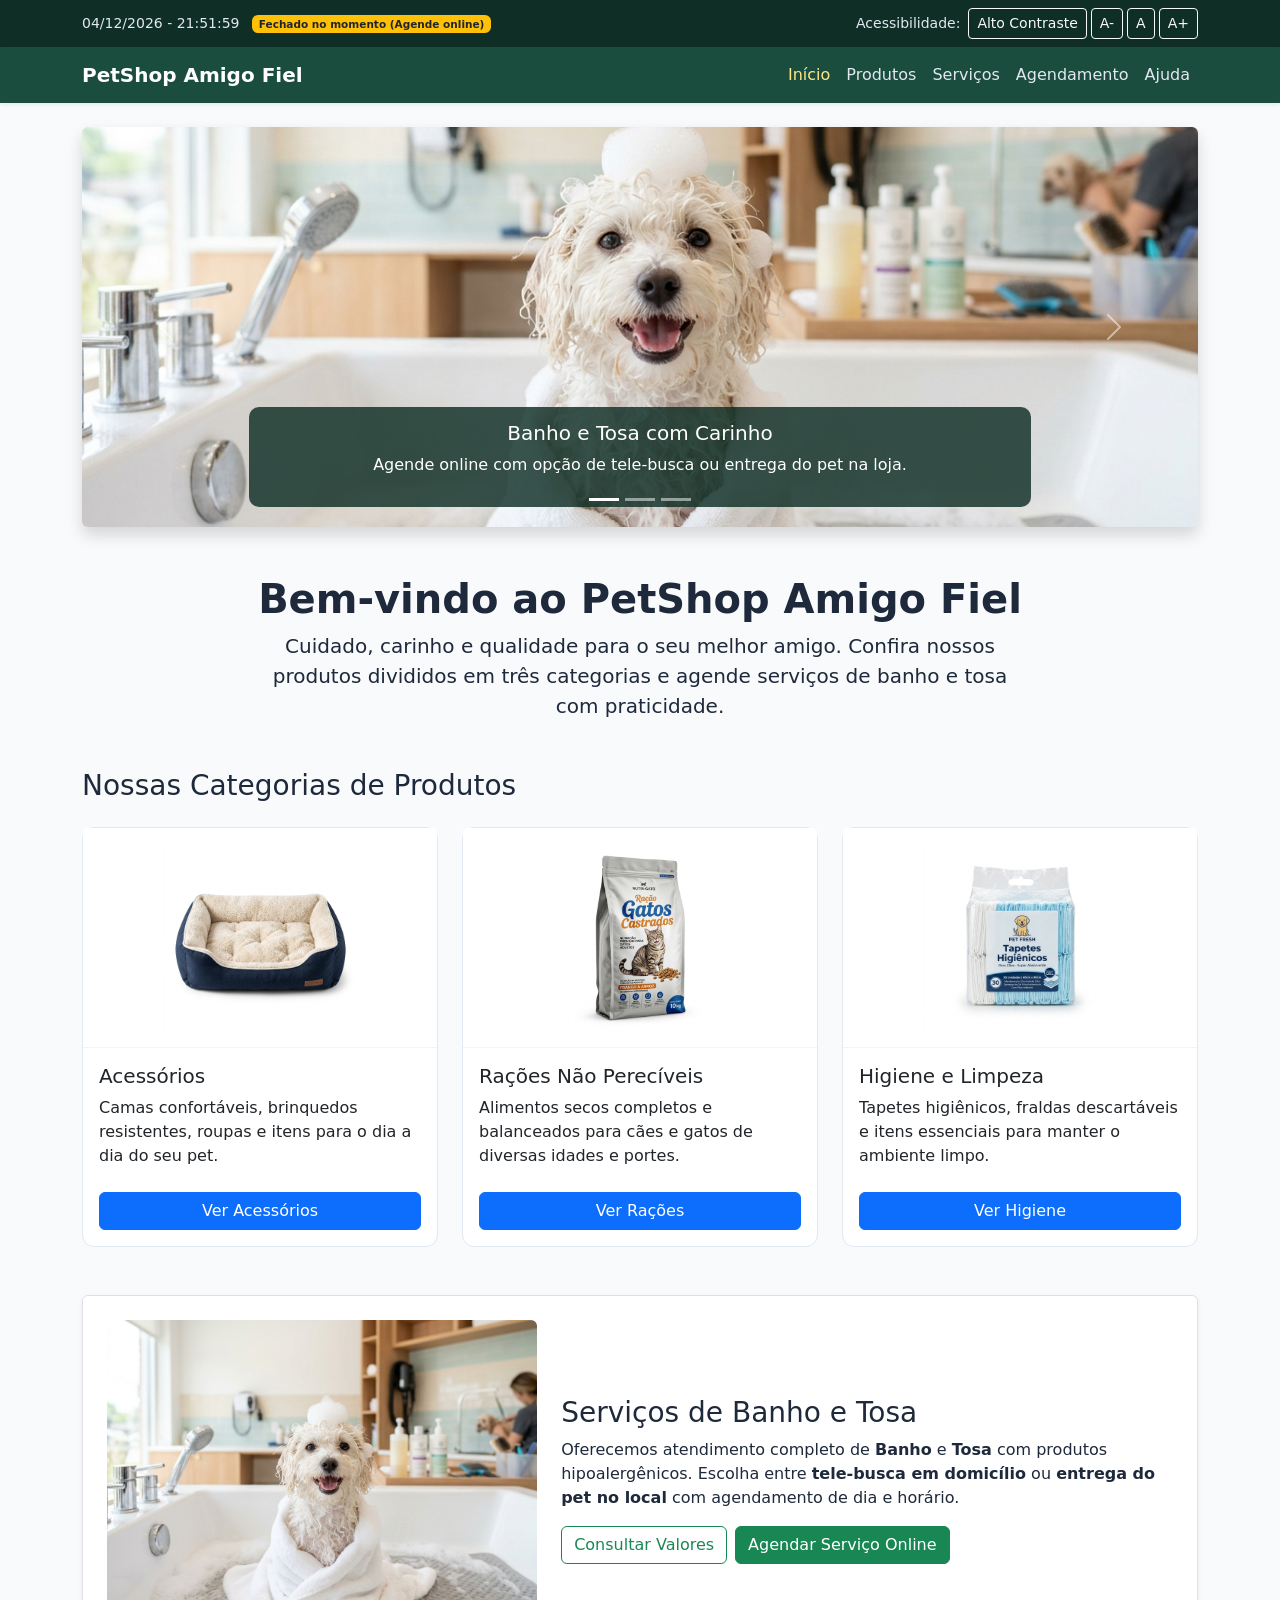
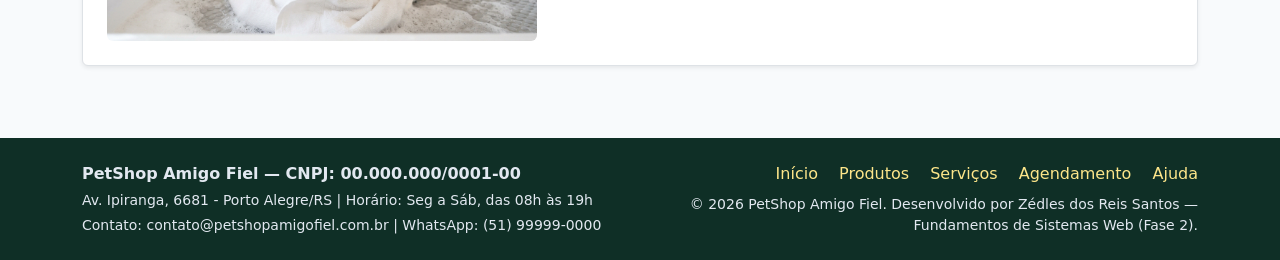
<file: index.html>
<!DOCTYPE html>
<html lang="pt-BR">
<head>
    <meta charset="UTF-8">
    <meta name="viewport" content="width=device-width, initial-scale=1.0">
    <title>PetShop Amigo Fiel - Início</title>
    <!-- Bootstrap 5 CSS via CDN -->
    <link href="https://cdn.jsdelivr.net/npm/bootstrap@5.3.3/dist/css/bootstrap.min.css" rel="stylesheet">
    <!-- Folha de estilos customizada -->
    <link rel="stylesheet" href="css/style.css">
</head>
<body>
    <!-- Link de acessibilidade para navegação por teclado -->
    <a href="#conteudo-principal" class="skip-link">Pular para o conteúdo principal</a>

    <!-- Barra superior: horário dinâmico (função temporal) e controles de acessibilidade -->
    <div class="top-info-bar py-2">
        <div class="container d-flex flex-wrap justify-content-between align-items-center gap-2">
            <div>
                <span id="relogio-loja" aria-live="polite">Carregando horário...</span>
                <span id="status-loja" class="badge bg-secondary ms-2">Verificando...</span>
            </div>
            <div class="d-flex align-items-center gap-1" role="region" aria-label="Controles de acessibilidade">
                <span class="me-1">Acessibilidade:</span>
                <button type="button" id="btn-contraste" class="btn btn-sm btn-outline-light">Alto Contraste</button>
                <button type="button" id="btn-fonte-menor" class="btn btn-sm btn-outline-light" aria-label="Diminuir fonte">A-</button>
                <button type="button" id="btn-fonte-padrao" class="btn btn-sm btn-outline-light" aria-label="Tamanho padrão da fonte">A</button>
                <button type="button" id="btn-fonte-maior" class="btn btn-sm btn-outline-light" aria-label="Aumentar fonte">A+</button>
            </div>
        </div>
    </div>

    <!-- Cabeçalho principal com menu de navegação Bootstrap -->
    <header>
        <nav class="navbar navbar-expand-lg navbar-dark navbar-petshop shadow-sm" aria-label="Menu principal">
            <div class="container">
                <a class="navbar-brand fw-bold" href="index.html">PetShop Amigo Fiel</a>
                <button class="navbar-toggler" type="button" data-bs-toggle="collapse" data-bs-target="#menuPrincipal" aria-controls="menuPrincipal" aria-expanded="false" aria-label="Alternar menu de navegação">
                    <span class="navbar-toggler-icon"></span>
                </button>
                <div class="collapse navbar-collapse" id="menuPrincipal">
                    <ul class="navbar-nav ms-auto mb-2 mb-lg-0">
                        <li class="nav-item"><a class="nav-link active" aria-current="page" href="index.html">Início</a></li>
                        <li class="nav-item"><a class="nav-link" href="produtos.html">Produtos</a></li>
                        <li class="nav-item"><a class="nav-link" href="servicos.html">Serviços</a></li>
                        <li class="nav-item"><a class="nav-link" href="agendamento.html">Agendamento</a></li>
                        <li class="nav-item"><a class="nav-link" href="ajuda.html">Ajuda</a></li>
                    </ul>
                </div>
            </div>
        </nav>
    </header>

    <!-- Conteúdo principal -->
    <main id="conteudo-principal" class="container my-4">
        <!-- Alerta exibido dinamicamente após 2 segundos via setTimeout -->
        <div id="aviso-temporal" class="alert alert-warning alert-dismissible fade show d-none" role="alert" aria-live="polite">
            <strong>Novidade da Fase 2:</strong> Agora você pode fazer seu cadastro e agendar banho ou tosa online com tele-busca!
            <a href="agendamento.html" class="alert-link">Agendar agora</a>.
            <button type="button" class="btn-close" data-bs-dismiss="alert" aria-label="Fechar aviso"></button>
        </div>

        <!-- Carrossel Bootstrap de destaques -->
        <section aria-label="Destaques do PetShop" class="mb-5">
            <div id="carouselPetshop" class="carousel slide carousel-petshop shadow rounded overflow-hidden" data-bs-ride="carousel">
                <div class="carousel-indicators">
                    <button type="button" data-bs-target="#carouselPetshop" data-bs-slide-to="0" class="active" aria-current="true" aria-label="Slide 1: Serviços de Banho e Tosa"></button>
                    <button type="button" data-bs-target="#carouselPetshop" data-bs-slide-to="1" aria-label="Slide 2: Acessórios e Camas"></button>
                    <button type="button" data-bs-target="#carouselPetshop" data-bs-slide-to="2" aria-label="Slide 3: Rações Não Perecíveis"></button>
                </div>
                <div class="carousel-inner">
                    <div class="carousel-item active">
                        <img src="imagens/banho_tosa.jpg" class="d-block w-100" alt="Cachorro pequeno feliz envolvido em toalha branca durante um banho de espuma em sala de estética animal">
                        <div class="carousel-caption d-none d-md-block carousel-caption-bg">
                            <h5>Banho e Tosa com Carinho</h5>
                            <p>Agende online com opção de tele-busca ou entrega do pet na loja.</p>
                        </div>
                    </div>
                    <div class="carousel-item">
                        <img src="imagens/cama_pet.jpg" class="d-block w-100" alt="Cama retangular acolchoada em tecido azul-marinho e almofada interna bege macia para cães e gatos">
                        <div class="carousel-caption d-none d-md-block carousel-caption-bg">
                            <h5>Conforto em Acessórios</h5>
                            <p>Camas macias e brinquedos resistentes para o bem-estar do seu pet.</p>
                        </div>
                    </div>
                    <div class="carousel-item">
                        <img src="imagens/racao_caes.jpg" class="d-block w-100" alt="Embalagem de 15 quilogramas de ração seca premium para cães adultos com ilustração de cachorro dourado">
                        <div class="carousel-caption d-none d-md-block carousel-caption-bg">
                            <h5>Nutrição Completa</h5>
                            <p>Rações secas não perecíveis selecionadas para cães e gatos.</p>
                        </div>
                    </div>
                </div>
                <button class="carousel-control-prev" type="button" data-bs-target="#carouselPetshop" data-bs-slide="prev">
                    <span class="carousel-control-prev-icon" aria-hidden="true"></span>
                    <span class="visually-hidden">Slide anterior</span>
                </button>
                <button class="carousel-control-next" type="button" data-bs-target="#carouselPetshop" data-bs-slide="next">
                    <span class="carousel-control-next-icon" aria-hidden="true"></span>
                    <span class="visually-hidden">Próximo slide</span>
                </button>
            </div>
        </section>

        <!-- Apresentação institucional -->
        <section class="mb-5 text-center">
            <h1 class="display-6 fw-bold">Bem-vindo ao PetShop Amigo Fiel</h1>
            <p class="lead mx-auto" style="max-width: 760px;">
                Cuidado, carinho e qualidade para o seu melhor amigo. Confira nossos produtos divididos em
                três categorias e agende serviços de banho e tosa com praticidade.
            </p>
        </section>

        <!-- Cards das 3 categorias de produtos -->
        <section class="mb-5">
            <h2 class="h3 mb-4">Nossas Categorias de Produtos</h2>
            <div class="row g-4">
                <div class="col-md-4">
                    <div class="card h-100 card-produto">
                        <img src="imagens/cama_pet.jpg" class="card-img-top" alt="Cama pet acolchoada azul e bege representando a categoria de acessórios">
                        <div class="card-body d-flex flex-column">
                            <h3 class="h5 card-title">Acessórios</h3>
                            <p class="card-text flex-grow-1">Camas confortáveis, brinquedos resistentes, roupas e itens para o dia a dia do seu pet.</p>
                            <a href="produtos.html#acessorios" class="btn btn-primary mt-2">Ver Acessórios</a>
                        </div>
                    </div>
                </div>
                <div class="col-md-4">
                    <div class="card h-100 card-produto">
                        <img src="imagens/racao_gatos.jpg" class="card-img-top" alt="Saco de ração seca de 10 kg para gatos castrados representando a categoria de rações não perecíveis">
                        <div class="card-body d-flex flex-column">
                            <h3 class="h5 card-title">Rações Não Perecíveis</h3>
                            <p class="card-text flex-grow-1">Alimentos secos completos e balanceados para cães e gatos de diversas idades e portes.</p>
                            <a href="produtos.html#racoes" class="btn btn-primary mt-2">Ver Rações</a>
                        </div>
                    </div>
                </div>
                <div class="col-md-4">
                    <div class="card h-100 card-produto">
                        <img src="imagens/tapete_higienico.jpg" class="card-img-top" alt="Pacote de tapetes higiênicos descartáveis representando a categoria de higiene e limpeza">
                        <div class="card-body d-flex flex-column">
                            <h3 class="h5 card-title">Higiene e Limpeza</h3>
                            <p class="card-text flex-grow-1">Tapetes higiênicos, fraldas descartáveis e itens essenciais para manter o ambiente limpo.</p>
                            <a href="produtos.html#higiene" class="btn btn-primary mt-2">Ver Higiene</a>
                        </div>
                    </div>
                </div>
            </div>
        </section>

        <!-- Chamada para serviços e agendamento -->
        <section class="p-4 bg-white rounded border shadow-sm">
            <div class="row align-items-center g-4">
                <div class="col-md-5">
                    <img src="imagens/banho_tosa.jpg" class="img-fluid rounded" alt="Cachorro feliz enrolado em toalha branca após banho no petshop">
                </div>
                <div class="col-md-7">
                    <h2 class="h3">Serviços de Banho e Tosa</h2>
                    <p>
                        Oferecemos atendimento completo de <strong>Banho</strong> e <strong>Tosa</strong> com
                        produtos hipoalergênicos. Escolha entre <strong>tele-busca em domicílio</strong> ou
                        <strong>entrega do pet no local</strong> com agendamento de dia e horário.
                    </p>
                    <div class="d-flex flex-wrap gap-2">
                        <a href="servicos.html" class="btn btn-outline-success">Consultar Valores</a>
                        <a href="agendamento.html" class="btn btn-success">Agendar Serviço Online</a>
                    </div>
                </div>
            </div>
        </section>
    </main>

    <!-- Rodapé padrão -->
    <footer class="footer-petshop py-4 mt-5">
        <div class="container">
            <div class="row g-3">
                <div class="col-md-6">
                    <p class="mb-1 fw-bold">PetShop Amigo Fiel — CNPJ: 00.000.000/0001-00</p>
                    <p class="mb-1 small">Av. Ipiranga, 6681 - Porto Alegre/RS | Horário: Seg a Sáb, das 08h às 19h</p>
                    <p class="mb-0 small">Contato: contato@petshopamigofiel.com.br | WhatsApp: (51) 99999-0000</p>
                </div>
                <div class="col-md-6 text-md-end">
                    <nav aria-label="Menu do rodapé" class="mb-2">
                        <a href="index.html" class="me-3">Início</a>
                        <a href="produtos.html" class="me-3">Produtos</a>
                        <a href="servicos.html" class="me-3">Serviços</a>
                        <a href="agendamento.html" class="me-3">Agendamento</a>
                        <a href="ajuda.html">Ajuda</a>
                    </nav>
                    <p class="mb-0 small">&copy; 2026 PetShop Amigo Fiel. Desenvolvido por Zédles dos Reis Santos — Fundamentos de Sistemas Web (Fase 2).</p>
                </div>
            </div>
        </div>
    </footer>

    <!-- Bootstrap 5 JS Bundle via CDN -->
    <script src="https://cdn.jsdelivr.net/npm/bootstrap@5.3.3/dist/js/bootstrap.bundle.min.js"></script>
    <!-- Script customizado -->
    <script src="js/script.js"></script>
</body>
</html>
</file>
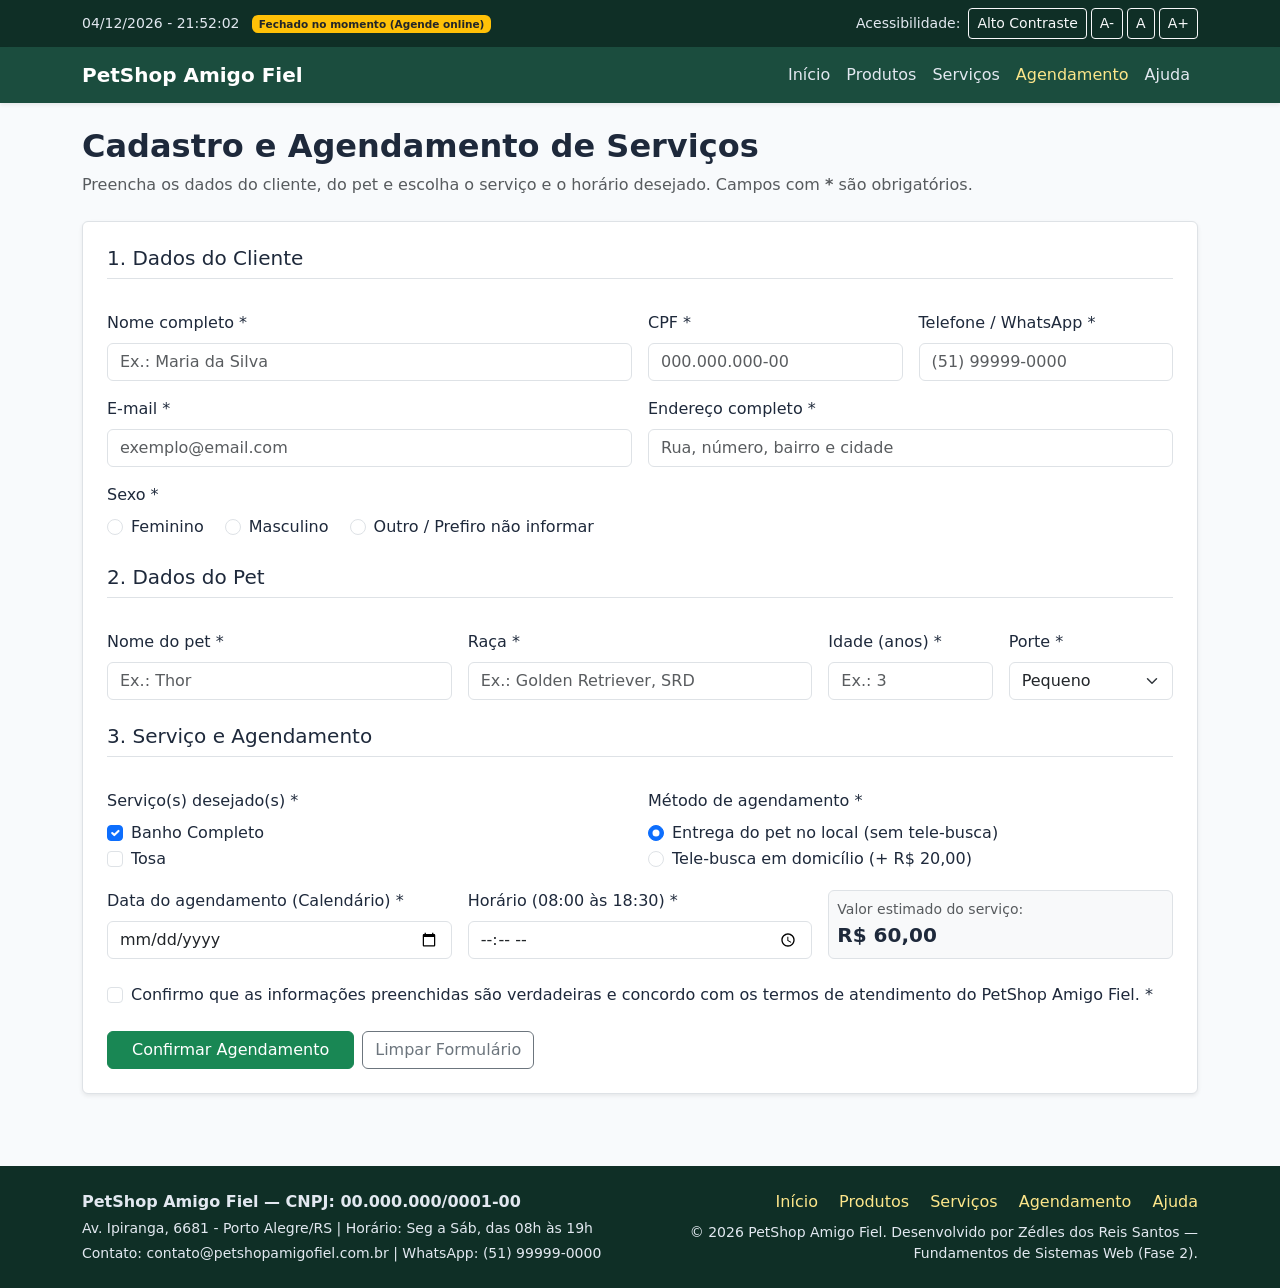
<file: agendamento.html>
<!DOCTYPE html>
<html lang="pt-BR">
<head>
    <meta charset="UTF-8">
    <meta name="viewport" content="width=device-width, initial-scale=1.0">
    <title>PetShop Amigo Fiel - Cadastro e Agendamento</title>
    <link href="https://cdn.jsdelivr.net/npm/bootstrap@5.3.3/dist/css/bootstrap.min.css" rel="stylesheet">
    <link rel="stylesheet" href="css/style.css">
</head>
<body>
    <a href="#conteudo-principal" class="skip-link">Pular para o conteúdo principal</a>

    <!-- Barra superior: horário dinâmico e acessibilidade -->
    <div class="top-info-bar py-2">
        <div class="container d-flex flex-wrap justify-content-between align-items-center gap-2">
            <div>
                <span id="relogio-loja" aria-live="polite">Carregando horário...</span>
                <span id="status-loja" class="badge bg-secondary ms-2">Verificando...</span>
            </div>
            <div class="d-flex align-items-center gap-1" role="region" aria-label="Controles de acessibilidade">
                <span class="me-1">Acessibilidade:</span>
                <button type="button" id="btn-contraste" class="btn btn-sm btn-outline-light">Alto Contraste</button>
                <button type="button" id="btn-fonte-menor" class="btn btn-sm btn-outline-light" aria-label="Diminuir fonte">A-</button>
                <button type="button" id="btn-fonte-padrao" class="btn btn-sm btn-outline-light" aria-label="Tamanho padrão da fonte">A</button>
                <button type="button" id="btn-fonte-maior" class="btn btn-sm btn-outline-light" aria-label="Aumentar fonte">A+</button>
            </div>
        </div>
    </div>

    <header>
        <nav class="navbar navbar-expand-lg navbar-dark navbar-petshop shadow-sm" aria-label="Menu principal">
            <div class="container">
                <a class="navbar-brand fw-bold" href="index.html">PetShop Amigo Fiel</a>
                <button class="navbar-toggler" type="button" data-bs-toggle="collapse" data-bs-target="#menuPrincipal" aria-controls="menuPrincipal" aria-expanded="false" aria-label="Alternar menu de navegação">
                    <span class="navbar-toggler-icon"></span>
                </button>
                <div class="collapse navbar-collapse" id="menuPrincipal">
                    <ul class="navbar-nav ms-auto mb-2 mb-lg-0">
                        <li class="nav-item"><a class="nav-link" href="index.html">Início</a></li>
                        <li class="nav-item"><a class="nav-link" href="produtos.html">Produtos</a></li>
                        <li class="nav-item"><a class="nav-link" href="servicos.html">Serviços</a></li>
                        <li class="nav-item"><a class="nav-link active" aria-current="page" href="agendamento.html">Agendamento</a></li>
                        <li class="nav-item"><a class="nav-link" href="ajuda.html">Ajuda</a></li>
                    </ul>
                </div>
            </div>
        </nav>
    </header>

    <main id="conteudo-principal" class="container my-4">
        <h1 class="h2 fw-bold mb-2">Cadastro e Agendamento de Serviços</h1>
        <p class="text-muted mb-4">Preencha os dados do cliente, do pet e escolha o serviço e o horário desejado. Campos com <strong>*</strong> são obrigatórios.</p>

        <form id="form-agendamento" class="bg-white p-4 rounded border shadow-sm">
            <!-- Seção 1: Dados do Cliente -->
            <fieldset class="mb-4">
                <legend class="h5 border-bottom pb-2 mb-3">1. Dados do Cliente</legend>
                <div class="row g-3">
                    <div class="col-md-6">
                        <label for="cliente-nome" class="form-label">Nome completo *</label>
                        <input type="text" class="form-control" id="cliente-nome" name="cliente-nome" placeholder="Ex.: Maria da Silva" required>
                    </div>
                    <div class="col-md-3">
                        <label for="cliente-cpf" class="form-label">CPF *</label>
                        <input type="text" class="form-control" id="cliente-cpf" name="cliente-cpf" placeholder="000.000.000-00" maxlength="14" required>
                    </div>
                    <div class="col-md-3">
                        <label for="cliente-telefone" class="form-label">Telefone / WhatsApp *</label>
                        <input type="tel" class="form-control" id="cliente-telefone" name="cliente-telefone" placeholder="(51) 99999-0000" maxlength="15" required>
                    </div>
                    <div class="col-md-6">
                        <label for="cliente-email" class="form-label">E-mail *</label>
                        <input type="email" class="form-control" id="cliente-email" name="cliente-email" placeholder="exemplo@email.com" required>
                    </div>
                    <div class="col-md-6">
                        <label for="cliente-endereco" class="form-label">Endereço completo *</label>
                        <input type="text" class="form-control" id="cliente-endereco" name="cliente-endereco" placeholder="Rua, número, bairro e cidade" required>
                    </div>
                    <div class="col-12">
                        <span class="form-label d-block">Sexo *</span>
                        <div class="form-check form-check-inline">
                            <input class="form-check-input" type="radio" name="cliente-sexo" id="sexo-fem" value="Feminino" required>
                            <label class="form-check-label" for="sexo-fem">Feminino</label>
                        </div>
                        <div class="form-check form-check-inline">
                            <input class="form-check-input" type="radio" name="cliente-sexo" id="sexo-masc" value="Masculino" required>
                            <label class="form-check-label" for="sexo-masc">Masculino</label>
                        </div>
                        <div class="form-check form-check-inline">
                            <input class="form-check-input" type="radio" name="cliente-sexo" id="sexo-outro" value="Outro" required>
                            <label class="form-check-label" for="sexo-outro">Outro / Prefiro não informar</label>
                        </div>
                    </div>
                </div>
            </fieldset>

            <!-- Seção 2: Dados do Pet -->
            <fieldset class="mb-4">
                <legend class="h5 border-bottom pb-2 mb-3">2. Dados do Pet</legend>
                <div class="row g-3">
                    <div class="col-md-4">
                        <label for="pet-nome" class="form-label">Nome do pet *</label>
                        <input type="text" class="form-control" id="pet-nome" name="pet-nome" placeholder="Ex.: Thor" required>
                    </div>
                    <div class="col-md-4">
                        <label for="pet-raca" class="form-label">Raça *</label>
                        <input type="text" class="form-control" id="pet-raca" name="pet-raca" placeholder="Ex.: Golden Retriever, SRD" required>
                    </div>
                    <div class="col-md-2">
                        <label for="pet-idade" class="form-label">Idade (anos) *</label>
                        <input type="number" class="form-control" id="pet-idade" name="pet-idade" min="0" max="30" placeholder="Ex.: 3" required>
                    </div>
                    <div class="col-md-2">
                        <label for="pet-porte" class="form-label">Porte *</label>
                        <select class="form-select" id="pet-porte" name="pet-porte" required>
                            <option value="pequeno">Pequeno</option>
                            <option value="medio_grande">Médio / Grande</option>
                        </select>
                    </div>
                </div>
            </fieldset>

            <!-- Seção 3: Serviço, Método e Calendário de Agendamento -->
            <fieldset class="mb-4">
                <legend class="h5 border-bottom pb-2 mb-3">3. Serviço e Agendamento</legend>
                <div class="row g-3">
                    <div class="col-md-6">
                        <span class="form-label d-block">Serviço(s) desejado(s) *</span>
                        <div class="form-check">
                            <input class="form-check-input" type="checkbox" id="servico-banho" name="servicos" value="banho" checked>
                            <label class="form-check-label" for="servico-banho">Banho Completo</label>
                        </div>
                        <div class="form-check">
                            <input class="form-check-input" type="checkbox" id="servico-tosa" name="servicos" value="tosa">
                            <label class="form-check-label" for="servico-tosa">Tosa</label>
                        </div>
                    </div>

                    <div class="col-md-6">
                        <span class="form-label d-block">Método de agendamento *</span>
                        <div class="form-check">
                            <input class="form-check-input" type="radio" name="metodo-atendimento" id="metodo-local" value="local" checked required>
                            <label class="form-check-label" for="metodo-local">Entrega do pet no local (sem tele-busca)</label>
                        </div>
                        <div class="form-check">
                            <input class="form-check-input" type="radio" name="metodo-atendimento" id="metodo-telebusca" value="tele-busca" required>
                            <label class="form-check-label" for="metodo-telebusca">Tele-busca em domicílio (+ R$ 20,00)</label>
                        </div>
                    </div>

                    <div class="col-md-4">
                        <label for="data-agendamento" class="form-label">Data do agendamento (Calendário) *</label>
                        <input type="date" class="form-control" id="data-agendamento" name="data-agendamento" required>
                    </div>
                    <div class="col-md-4">
                        <label for="hora-agendamento" class="form-label">Horário (08:00 às 18:30) *</label>
                        <input type="time" class="form-control" id="hora-agendamento" name="hora-agendamento" min="08:00" max="18:30" required>
                    </div>
                    <div class="col-md-4 d-flex align-items-end">
                        <div class="p-2 bg-light border rounded w-100">
                            <span class="small d-block text-muted">Valor estimado do serviço:</span>
                            <strong id="valor-estimado" class="fs-5">R$ 60,00</strong>
                        </div>
                    </div>
                </div>
            </fieldset>

            <!-- Termos e envio -->
            <div class="form-check mb-4">
                <input class="form-check-input" type="checkbox" id="aceite-termos" required>
                <label class="form-check-label" for="aceite-termos">
                    Confirmo que as informações preenchidas são verdadeiras e concordo com os termos de atendimento do PetShop Amigo Fiel. *
                </label>
            </div>

            <div class="d-flex flex-wrap gap-2">
                <button type="submit" class="btn btn-success px-4">Confirmar Agendamento</button>
                <button type="reset" class="btn btn-outline-secondary">Limpar Formulário</button>
            </div>
        </form>

        <!-- Área dinâmica de confirmação do agendamento -->
        <div id="resumo-agendamento"></div>
    </main>

    <footer class="footer-petshop py-4 mt-5">
        <div class="container">
            <div class="row g-3">
                <div class="col-md-6">
                    <p class="mb-1 fw-bold">PetShop Amigo Fiel — CNPJ: 00.000.000/0001-00</p>
                    <p class="mb-1 small">Av. Ipiranga, 6681 - Porto Alegre/RS | Horário: Seg a Sáb, das 08h às 19h</p>
                    <p class="mb-0 small">Contato: contato@petshopamigofiel.com.br | WhatsApp: (51) 99999-0000</p>
                </div>
                <div class="col-md-6 text-md-end">
                    <nav aria-label="Menu do rodapé" class="mb-2">
                        <a href="index.html" class="me-3">Início</a>
                        <a href="produtos.html" class="me-3">Produtos</a>
                        <a href="servicos.html" class="me-3">Serviços</a>
                        <a href="agendamento.html" class="me-3">Agendamento</a>
                        <a href="ajuda.html">Ajuda</a>
                    </nav>
                    <p class="mb-0 small">&copy; 2026 PetShop Amigo Fiel. Desenvolvido por Zédles dos Reis Santos — Fundamentos de Sistemas Web (Fase 2).</p>
                </div>
            </div>
        </div>
    </footer>

    <script src="https://cdn.jsdelivr.net/npm/bootstrap@5.3.3/dist/js/bootstrap.bundle.min.js"></script>
    <script src="js/script.js"></script>
</body>
</html>
</file>
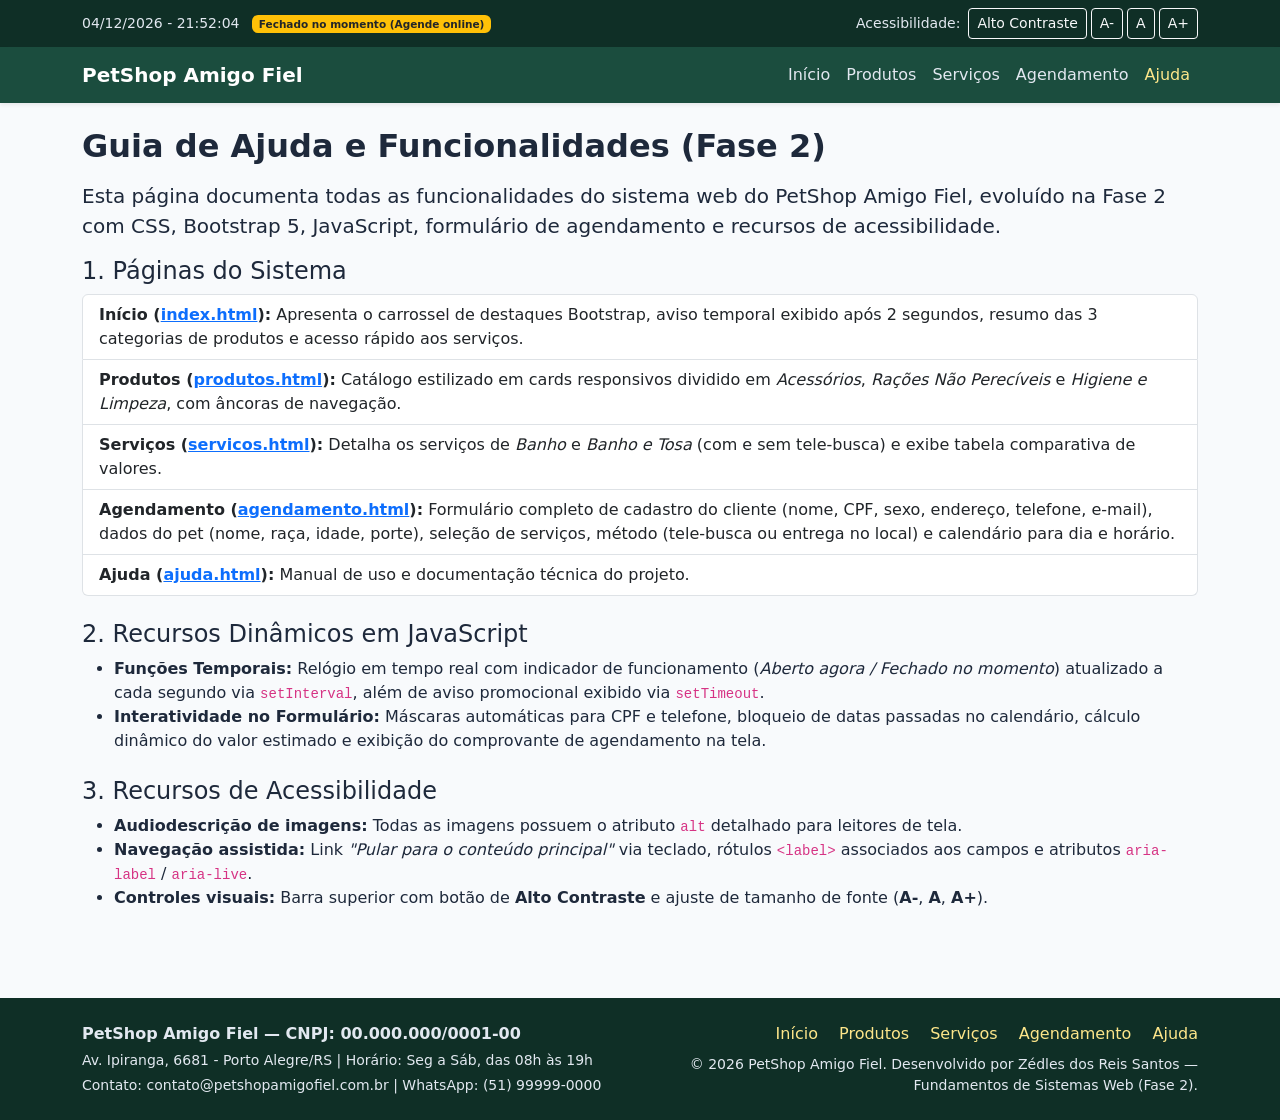
<file: ajuda.html>
<!DOCTYPE html>
<html lang="pt-BR">
<head>
    <meta charset="UTF-8">
    <meta name="viewport" content="width=device-width, initial-scale=1.0">
    <title>PetShop Amigo Fiel - Ajuda</title>
    <link href="https://cdn.jsdelivr.net/npm/bootstrap@5.3.3/dist/css/bootstrap.min.css" rel="stylesheet">
    <link rel="stylesheet" href="css/style.css">
</head>
<body>
    <a href="#conteudo-principal" class="skip-link">Pular para o conteúdo principal</a>

    <div class="top-info-bar py-2">
        <div class="container d-flex flex-wrap justify-content-between align-items-center gap-2">
            <div>
                <span id="relogio-loja" aria-live="polite">Carregando horário...</span>
                <span id="status-loja" class="badge bg-secondary ms-2">Verificando...</span>
            </div>
            <div class="d-flex align-items-center gap-1" role="region" aria-label="Controles de acessibilidade">
                <span class="me-1">Acessibilidade:</span>
                <button type="button" id="btn-contraste" class="btn btn-sm btn-outline-light">Alto Contraste</button>
                <button type="button" id="btn-fonte-menor" class="btn btn-sm btn-outline-light" aria-label="Diminuir fonte">A-</button>
                <button type="button" id="btn-fonte-padrao" class="btn btn-sm btn-outline-light" aria-label="Tamanho padrão da fonte">A</button>
                <button type="button" id="btn-fonte-maior" class="btn btn-sm btn-outline-light" aria-label="Aumentar fonte">A+</button>
            </div>
        </div>
    </div>

    <header>
        <nav class="navbar navbar-expand-lg navbar-dark navbar-petshop shadow-sm" aria-label="Menu principal">
            <div class="container">
                <a class="navbar-brand fw-bold" href="index.html">PetShop Amigo Fiel</a>
                <button class="navbar-toggler" type="button" data-bs-toggle="collapse" data-bs-target="#menuPrincipal" aria-controls="menuPrincipal" aria-expanded="false" aria-label="Alternar menu de navegação">
                    <span class="navbar-toggler-icon"></span>
                </button>
                <div class="collapse navbar-collapse" id="menuPrincipal">
                    <ul class="navbar-nav ms-auto mb-2 mb-lg-0">
                        <li class="nav-item"><a class="nav-link" href="index.html">Início</a></li>
                        <li class="nav-item"><a class="nav-link" href="produtos.html">Produtos</a></li>
                        <li class="nav-item"><a class="nav-link" href="servicos.html">Serviços</a></li>
                        <li class="nav-item"><a class="nav-link" href="agendamento.html">Agendamento</a></li>
                        <li class="nav-item"><a class="nav-link active" aria-current="page" href="ajuda.html">Ajuda</a></li>
                    </ul>
                </div>
            </div>
        </nav>
    </header>

    <main id="conteudo-principal" class="container my-4">
        <h1 class="h2 fw-bold mb-3">Guia de Ajuda e Funcionalidades (Fase 2)</h1>
        <p class="lead">
            Esta página documenta todas as funcionalidades do sistema web do <strong>PetShop Amigo Fiel</strong>,
            evoluído na Fase 2 com CSS, Bootstrap 5, JavaScript, formulário de agendamento e recursos de acessibilidade.
        </p>

        <section class="mb-4">
            <h2 class="h4">1. Páginas do Sistema</h2>
            <ul class="list-group">
                <li class="list-group-item"><strong>Início (<a href="index.html">index.html</a>):</strong> Apresenta o carrossel de destaques Bootstrap, aviso temporal exibido após 2 segundos, resumo das 3 categorias de produtos e acesso rápido aos serviços.</li>
                <li class="list-group-item"><strong>Produtos (<a href="produtos.html">produtos.html</a>):</strong> Catálogo estilizado em cards responsivos dividido em <em>Acessórios</em>, <em>Rações Não Perecíveis</em> e <em>Higiene e Limpeza</em>, com âncoras de navegação.</li>
                <li class="list-group-item"><strong>Serviços (<a href="servicos.html">servicos.html</a>):</strong> Detalha os serviços de <em>Banho</em> e <em>Banho e Tosa</em> (com e sem tele-busca) e exibe tabela comparativa de valores.</li>
                <li class="list-group-item"><strong>Agendamento (<a href="agendamento.html">agendamento.html</a>):</strong> Formulário completo de cadastro do cliente (nome, CPF, sexo, endereço, telefone, e-mail), dados do pet (nome, raça, idade, porte), seleção de serviços, método (tele-busca ou entrega no local) e calendário para dia e horário.</li>
                <li class="list-group-item"><strong>Ajuda (<a href="ajuda.html">ajuda.html</a>):</strong> Manual de uso e documentação técnica do projeto.</li>
            </ul>
        </section>

        <section class="mb-4">
            <h2 class="h4">2. Recursos Dinâmicos em JavaScript</h2>
            <ul>
                <li><strong>Funções Temporais:</strong> Relógio em tempo real com indicador de funcionamento (<em>Aberto agora / Fechado no momento</em>) atualizado a cada segundo via <code>setInterval</code>, além de aviso promocional exibido via <code>setTimeout</code>.</li>
                <li><strong>Interatividade no Formulário:</strong> Máscaras automáticas para CPF e telefone, bloqueio de datas passadas no calendário, cálculo dinâmico do valor estimado e exibição do comprovante de agendamento na tela.</li>
            </ul>
        </section>

        <section>
            <h2 class="h4">3. Recursos de Acessibilidade</h2>
            <ul>
                <li><strong>Audiodescrição de imagens:</strong> Todas as imagens possuem o atributo <code>alt</code> detalhado para leitores de tela.</li>
                <li><strong>Navegação assistida:</strong> Link <em>"Pular para o conteúdo principal"</em> via teclado, rótulos <code>&lt;label&gt;</code> associados aos campos e atributos <code>aria-label</code> / <code>aria-live</code>.</li>
                <li><strong>Controles visuais:</strong> Barra superior com botão de <strong>Alto Contraste</strong> e ajuste de tamanho de fonte (<strong>A-</strong>, <strong>A</strong>, <strong>A+</strong>).</li>
            </ul>
        </section>
    </main>

    <footer class="footer-petshop py-4 mt-5">
        <div class="container">
            <div class="row g-3">
                <div class="col-md-6">
                    <p class="mb-1 fw-bold">PetShop Amigo Fiel — CNPJ: 00.000.000/0001-00</p>
                    <p class="mb-1 small">Av. Ipiranga, 6681 - Porto Alegre/RS | Horário: Seg a Sáb, das 08h às 19h</p>
                    <p class="mb-0 small">Contato: contato@petshopamigofiel.com.br | WhatsApp: (51) 99999-0000</p>
                </div>
                <div class="col-md-6 text-md-end">
                    <nav aria-label="Menu do rodapé" class="mb-2">
                        <a href="index.html" class="me-3">Início</a>
                        <a href="produtos.html" class="me-3">Produtos</a>
                        <a href="servicos.html" class="me-3">Serviços</a>
                        <a href="agendamento.html" class="me-3">Agendamento</a>
                        <a href="ajuda.html">Ajuda</a>
                    </nav>
                    <p class="mb-0 small">&copy; 2026 PetShop Amigo Fiel. Desenvolvido por Zédles dos Reis Santos — Fundamentos de Sistemas Web (Fase 2).</p>
                </div>
            </div>
        </div>
    </footer>

    <script src="https://cdn.jsdelivr.net/npm/bootstrap@5.3.3/dist/js/bootstrap.bundle.min.js"></script>
    <script src="js/script.js"></script>
</body>
</html>
</file>
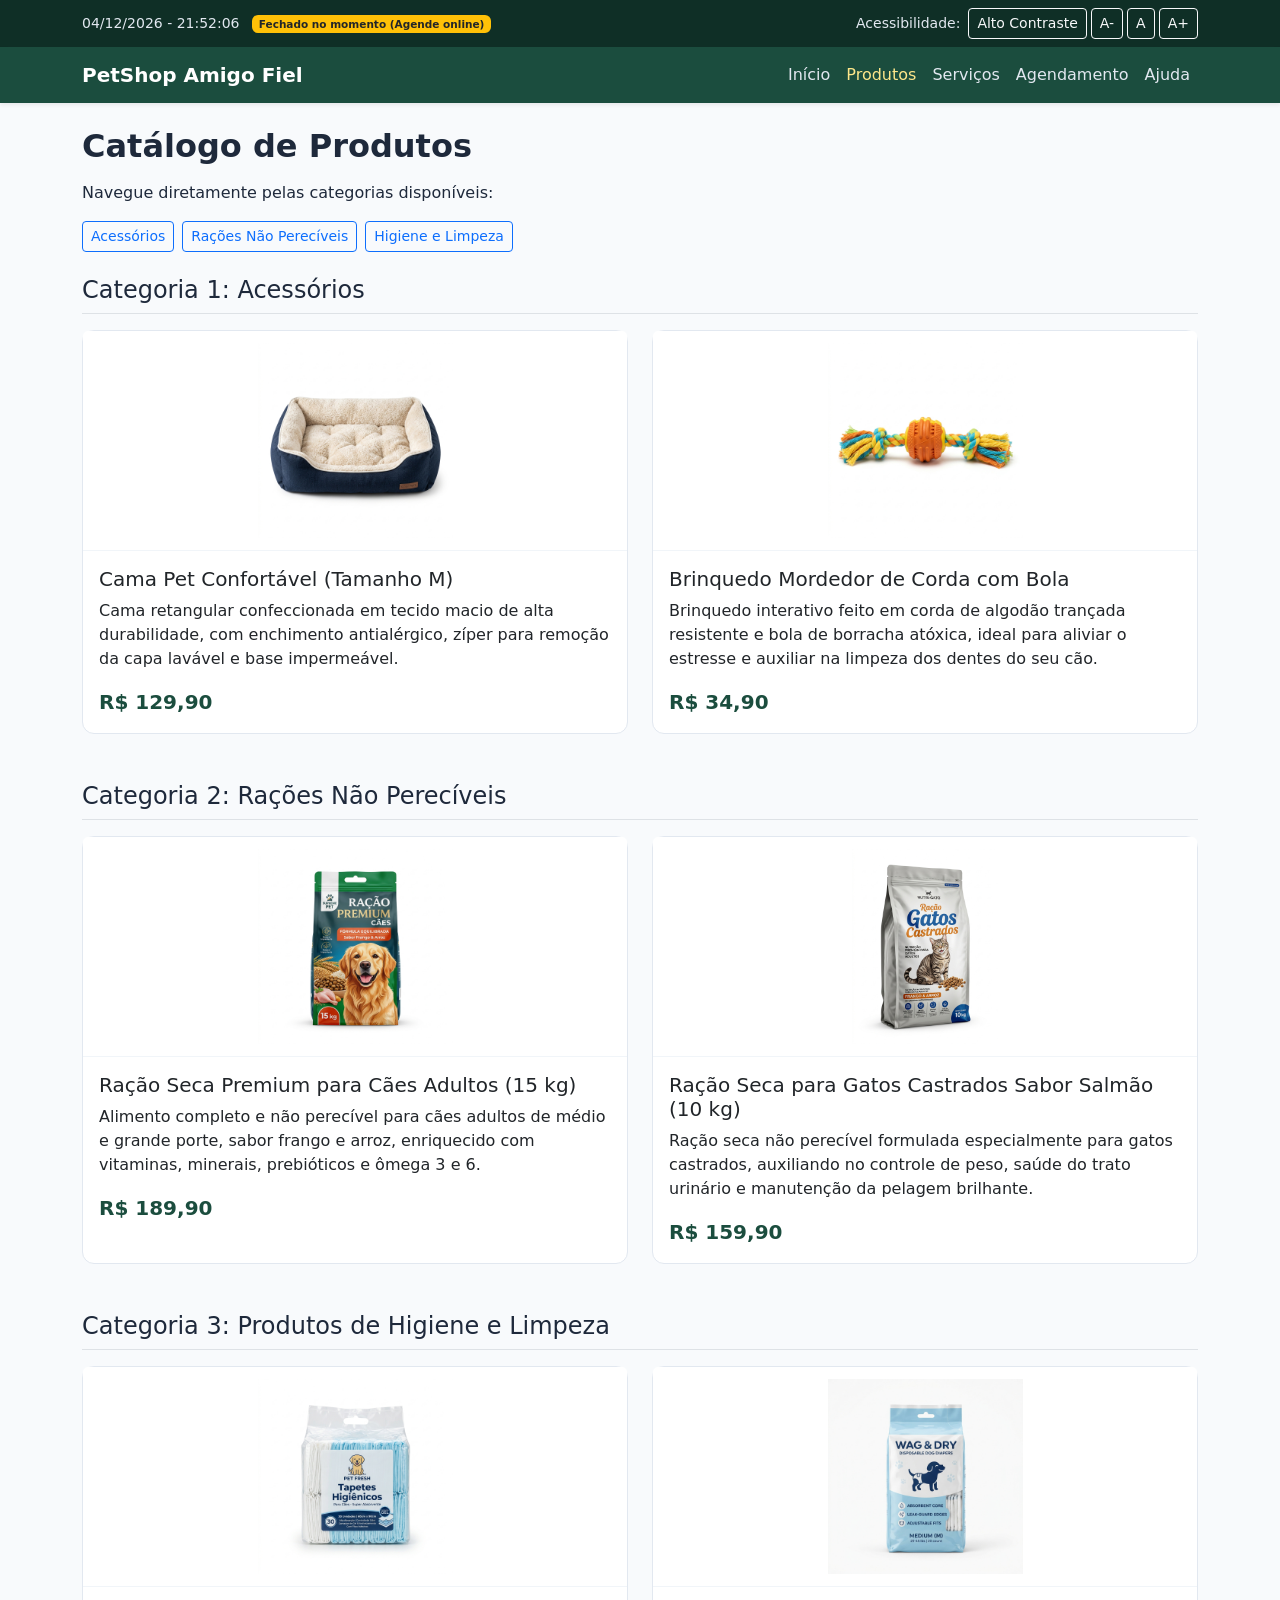
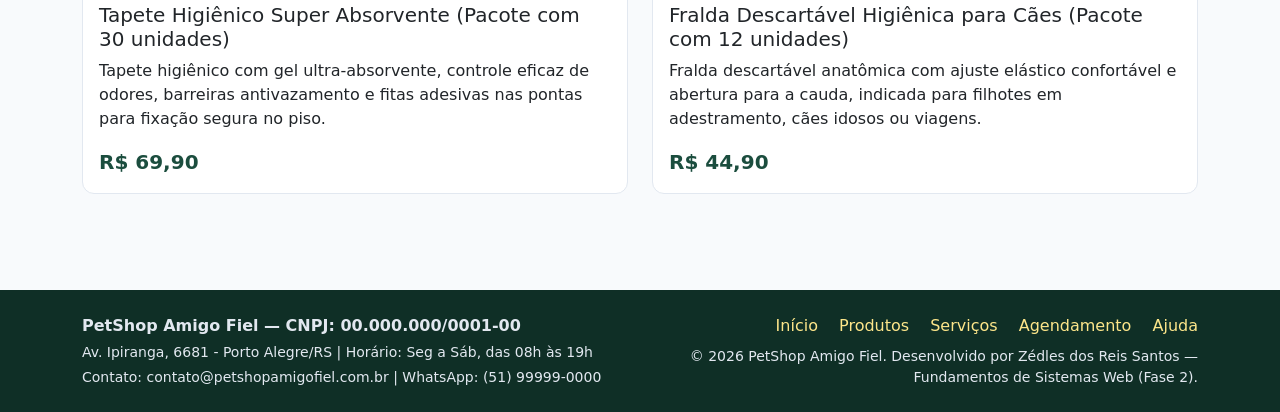
<file: produtos.html>
<!DOCTYPE html>
<html lang="pt-BR">
<head>
    <meta charset="UTF-8">
    <meta name="viewport" content="width=device-width, initial-scale=1.0">
    <title>PetShop Amigo Fiel - Produtos</title>
    <link href="https://cdn.jsdelivr.net/npm/bootstrap@5.3.3/dist/css/bootstrap.min.css" rel="stylesheet">
    <link rel="stylesheet" href="css/style.css">
</head>
<body>
    <a href="#conteudo-principal" class="skip-link">Pular para o conteúdo principal</a>

    <!-- Barra superior: horário dinâmico e acessibilidade -->
    <div class="top-info-bar py-2">
        <div class="container d-flex flex-wrap justify-content-between align-items-center gap-2">
            <div>
                <span id="relogio-loja" aria-live="polite">Carregando horário...</span>
                <span id="status-loja" class="badge bg-secondary ms-2">Verificando...</span>
            </div>
            <div class="d-flex align-items-center gap-1" role="region" aria-label="Controles de acessibilidade">
                <span class="me-1">Acessibilidade:</span>
                <button type="button" id="btn-contraste" class="btn btn-sm btn-outline-light">Alto Contraste</button>
                <button type="button" id="btn-fonte-menor" class="btn btn-sm btn-outline-light" aria-label="Diminuir fonte">A-</button>
                <button type="button" id="btn-fonte-padrao" class="btn btn-sm btn-outline-light" aria-label="Tamanho padrão da fonte">A</button>
                <button type="button" id="btn-fonte-maior" class="btn btn-sm btn-outline-light" aria-label="Aumentar fonte">A+</button>
            </div>
        </div>
    </div>

    <header>
        <nav class="navbar navbar-expand-lg navbar-dark navbar-petshop shadow-sm" aria-label="Menu principal">
            <div class="container">
                <a class="navbar-brand fw-bold" href="index.html">PetShop Amigo Fiel</a>
                <button class="navbar-toggler" type="button" data-bs-toggle="collapse" data-bs-target="#menuPrincipal" aria-controls="menuPrincipal" aria-expanded="false" aria-label="Alternar menu de navegação">
                    <span class="navbar-toggler-icon"></span>
                </button>
                <div class="collapse navbar-collapse" id="menuPrincipal">
                    <ul class="navbar-nav ms-auto mb-2 mb-lg-0">
                        <li class="nav-item"><a class="nav-link" href="index.html">Início</a></li>
                        <li class="nav-item"><a class="nav-link active" aria-current="page" href="produtos.html">Produtos</a></li>
                        <li class="nav-item"><a class="nav-link" href="servicos.html">Serviços</a></li>
                        <li class="nav-item"><a class="nav-link" href="agendamento.html">Agendamento</a></li>
                        <li class="nav-item"><a class="nav-link" href="ajuda.html">Ajuda</a></li>
                    </ul>
                </div>
            </div>
        </nav>
    </header>

    <main id="conteudo-principal" class="container my-4">
        <h1 class="h2 fw-bold mb-3">Catálogo de Produtos</h1>
        <p>Navegue diretamente pelas categorias disponíveis:</p>
        <div class="d-flex flex-wrap gap-2 mb-4">
            <a href="#acessorios" class="btn btn-outline-primary btn-sm">Acessórios</a>
            <a href="#racoes" class="btn btn-outline-primary btn-sm">Rações Não Perecíveis</a>
            <a href="#higiene" class="btn btn-outline-primary btn-sm">Higiene e Limpeza</a>
        </div>

        <!-- Categoria 1: Acessórios -->
        <section id="acessorios" class="mb-5">
            <h2 class="h4 border-bottom pb-2 mb-3">Categoria 1: Acessórios</h2>
            <div class="row g-4">
                <article class="col-md-6">
                    <div class="card h-100 card-produto">
                        <img src="imagens/cama_pet.jpg" class="card-img-top" alt="Cama retangular acolchoada com lateral azul-marinho e almofada interna bege macia para cães e gatos">
                        <div class="card-body">
                            <h3 class="h5 card-title">Cama Pet Confortável (Tamanho M)</h3>
                            <p class="card-text">Cama retangular confeccionada em tecido macio de alta durabilidade, com enchimento antialérgico, zíper para remoção da capa lavável e base impermeável.</p>
                            <p class="preco-destaque mb-0">R$ 129,90</p>
                        </div>
                    </div>
                </article>
                <article class="col-md-6">
                    <div class="card h-100 card-produto">
                        <img src="imagens/brinquedo_corda.jpg" class="card-img-top" alt="Brinquedo interativo para cães feito de corda de algodão trançada colorida com bola de borracha acoplada">
                        <div class="card-body">
                            <h3 class="h5 card-title">Brinquedo Mordedor de Corda com Bola</h3>
                            <p class="card-text">Brinquedo interativo feito em corda de algodão trançada resistente e bola de borracha atóxica, ideal para aliviar o estresse e auxiliar na limpeza dos dentes do seu cão.</p>
                            <p class="preco-destaque mb-0">R$ 34,90</p>
                        </div>
                    </div>
                </article>
            </div>
        </section>

        <!-- Categoria 2: Rações Não Perecíveis -->
        <section id="racoes" class="mb-5">
            <h2 class="h4 border-bottom pb-2 mb-3">Categoria 2: Rações Não Perecíveis</h2>
            <div class="row g-4">
                <article class="col-md-6">
                    <div class="card h-100 card-produto">
                        <img src="imagens/racao_caes.jpg" class="card-img-top" alt="Saco de 15 kg de ração seca premium para cães adultos com ilustração de golden retriever na embalagem">
                        <div class="card-body">
                            <h3 class="h5 card-title">Ração Seca Premium para Cães Adultos (15 kg)</h3>
                            <p class="card-text">Alimento completo e não perecível para cães adultos de médio e grande porte, sabor frango e arroz, enriquecido com vitaminas, minerais, prebióticos e ômega 3 e 6.</p>
                            <p class="preco-destaque mb-0">R$ 189,90</p>
                        </div>
                    </div>
                </article>
                <article class="col-md-6">
                    <div class="card h-100 card-produto">
                        <img src="imagens/racao_gatos.jpg" class="card-img-top" alt="Saco de 10 kg de ração seca para gatos castrados sabor salmão com ilustração de gato rajado na embalagem">
                        <div class="card-body">
                            <h3 class="h5 card-title">Ração Seca para Gatos Castrados Sabor Salmão (10 kg)</h3>
                            <p class="card-text">Ração seca não perecível formulada especialmente para gatos castrados, auxiliando no controle de peso, saúde do trato urinário e manutenção da pelagem brilhante.</p>
                            <p class="preco-destaque mb-0">R$ 159,90</p>
                        </div>
                    </div>
                </article>
            </div>
        </section>

        <!-- Categoria 3: Higiene e Limpeza -->
        <section id="higiene" class="mb-4">
            <h2 class="h4 border-bottom pb-2 mb-3">Categoria 3: Produtos de Higiene e Limpeza</h2>
            <div class="row g-4">
                <article class="col-md-6">
                    <div class="card h-100 card-produto">
                        <img src="imagens/tapete_higienico.jpg" class="card-img-top" alt="Pacote transparente lacrado contendo pilha de tapetes higiênicos brancos e azuis com ícone de filhote">
                        <div class="card-body">
                            <h3 class="h5 card-title">Tapete Higiênico Super Absorvente (Pacote com 30 unidades)</h3>
                            <p class="card-text">Tapete higiênico com gel ultra-absorvente, controle eficaz de odores, barreiras antivazamento e fitas adesivas nas pontas para fixação segura no piso.</p>
                            <p class="preco-destaque mb-0">R$ 69,90</p>
                        </div>
                    </div>
                </article>
                <article class="col-md-6">
                    <div class="card h-100 card-produto">
                        <img src="imagens/fralda_pet.jpg" class="card-img-top" alt="Pacote azul claro e branco de fraldas descartáveis higiênicas para cães com silhueta de cachorro na frente">
                        <div class="card-body">
                            <h3 class="h5 card-title">Fralda Descartável Higiênica para Cães (Pacote com 12 unidades)</h3>
                            <p class="card-text">Fralda descartável anatômica com ajuste elástico confortável e abertura para a cauda, indicada para filhotes em adestramento, cães idosos ou viagens.</p>
                            <p class="preco-destaque mb-0">R$ 44,90</p>
                        </div>
                    </div>
                </article>
            </div>
        </section>
    </main>

    <footer class="footer-petshop py-4 mt-5">
        <div class="container">
            <div class="row g-3">
                <div class="col-md-6">
                    <p class="mb-1 fw-bold">PetShop Amigo Fiel — CNPJ: 00.000.000/0001-00</p>
                    <p class="mb-1 small">Av. Ipiranga, 6681 - Porto Alegre/RS | Horário: Seg a Sáb, das 08h às 19h</p>
                    <p class="mb-0 small">Contato: contato@petshopamigofiel.com.br | WhatsApp: (51) 99999-0000</p>
                </div>
                <div class="col-md-6 text-md-end">
                    <nav aria-label="Menu do rodapé" class="mb-2">
                        <a href="index.html" class="me-3">Início</a>
                        <a href="produtos.html" class="me-3">Produtos</a>
                        <a href="servicos.html" class="me-3">Serviços</a>
                        <a href="agendamento.html" class="me-3">Agendamento</a>
                        <a href="ajuda.html">Ajuda</a>
                    </nav>
                    <p class="mb-0 small">&copy; 2026 PetShop Amigo Fiel. Desenvolvido por Zédles dos Reis Santos — Fundamentos de Sistemas Web (Fase 2).</p>
                </div>
            </div>
        </div>
    </footer>

    <script src="https://cdn.jsdelivr.net/npm/bootstrap@5.3.3/dist/js/bootstrap.bundle.min.js"></script>
    <script src="js/script.js"></script>
</body>
</html>
</file>
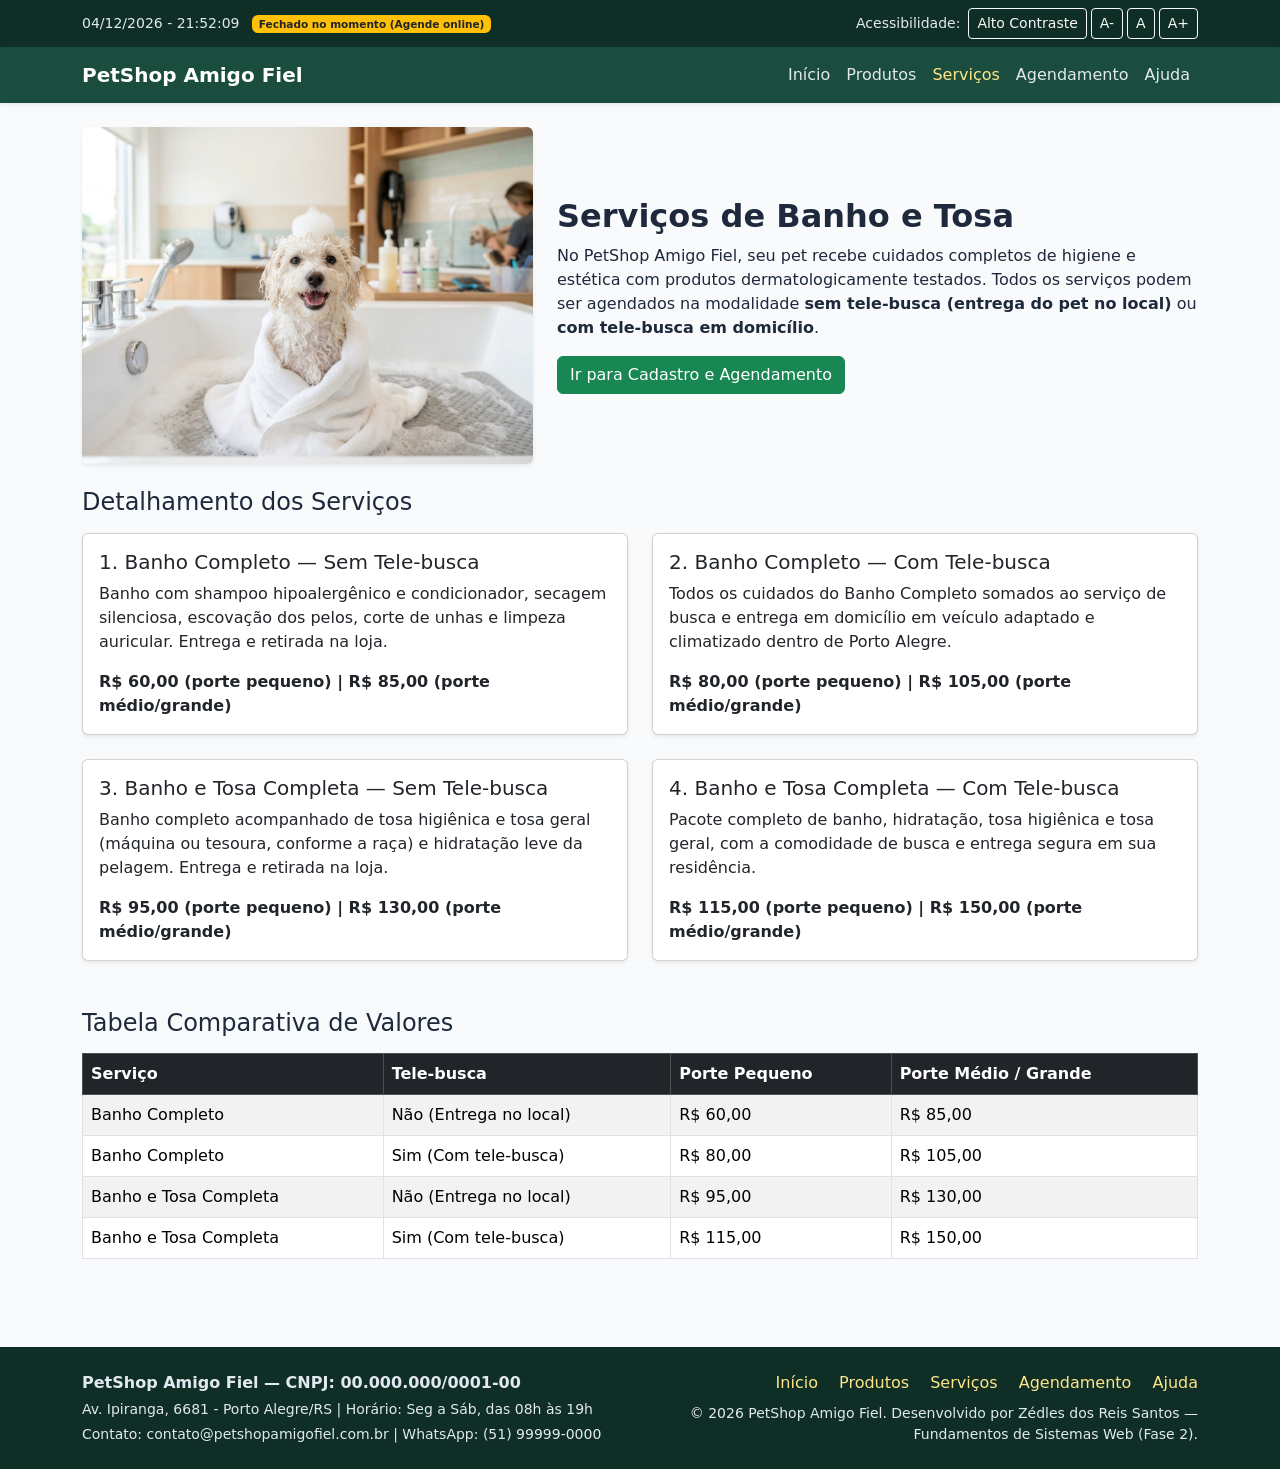
<file: servicos.html>
<!DOCTYPE html>
<html lang="pt-BR">
<head>
    <meta charset="UTF-8">
    <meta name="viewport" content="width=device-width, initial-scale=1.0">
    <title>PetShop Amigo Fiel - Serviços</title>
    <link href="https://cdn.jsdelivr.net/npm/bootstrap@5.3.3/dist/css/bootstrap.min.css" rel="stylesheet">
    <link rel="stylesheet" href="css/style.css">
</head>
<body>
    <a href="#conteudo-principal" class="skip-link">Pular para o conteúdo principal</a>

    <div class="top-info-bar py-2">
        <div class="container d-flex flex-wrap justify-content-between align-items-center gap-2">
            <div>
                <span id="relogio-loja" aria-live="polite">Carregando horário...</span>
                <span id="status-loja" class="badge bg-secondary ms-2">Verificando...</span>
            </div>
            <div class="d-flex align-items-center gap-1" role="region" aria-label="Controles de acessibilidade">
                <span class="me-1">Acessibilidade:</span>
                <button type="button" id="btn-contraste" class="btn btn-sm btn-outline-light">Alto Contraste</button>
                <button type="button" id="btn-fonte-menor" class="btn btn-sm btn-outline-light" aria-label="Diminuir fonte">A-</button>
                <button type="button" id="btn-fonte-padrao" class="btn btn-sm btn-outline-light" aria-label="Tamanho padrão da fonte">A</button>
                <button type="button" id="btn-fonte-maior" class="btn btn-sm btn-outline-light" aria-label="Aumentar fonte">A+</button>
            </div>
        </div>
    </div>

    <header>
        <nav class="navbar navbar-expand-lg navbar-dark navbar-petshop shadow-sm" aria-label="Menu principal">
            <div class="container">
                <a class="navbar-brand fw-bold" href="index.html">PetShop Amigo Fiel</a>
                <button class="navbar-toggler" type="button" data-bs-toggle="collapse" data-bs-target="#menuPrincipal" aria-controls="menuPrincipal" aria-expanded="false" aria-label="Alternar menu de navegação">
                    <span class="navbar-toggler-icon"></span>
                </button>
                <div class="collapse navbar-collapse" id="menuPrincipal">
                    <ul class="navbar-nav ms-auto mb-2 mb-lg-0">
                        <li class="nav-item"><a class="nav-link" href="index.html">Início</a></li>
                        <li class="nav-item"><a class="nav-link" href="produtos.html">Produtos</a></li>
                        <li class="nav-item"><a class="nav-link active" aria-current="page" href="servicos.html">Serviços</a></li>
                        <li class="nav-item"><a class="nav-link" href="agendamento.html">Agendamento</a></li>
                        <li class="nav-item"><a class="nav-link" href="ajuda.html">Ajuda</a></li>
                    </ul>
                </div>
            </div>
        </nav>
    </header>

    <main id="conteudo-principal" class="container my-4">
        <div class="row align-items-center g-4 mb-4">
            <div class="col-md-5">
                <img src="imagens/banho_tosa.jpg" class="img-fluid rounded shadow-sm" alt="Cachorro pequeno feliz enrolado em toalha branca durante serviço de banho e tosa">
            </div>
            <div class="col-md-7">
                <h1 class="h2 fw-bold">Serviços de Banho e Tosa</h1>
                <p>
                    No PetShop Amigo Fiel, seu pet recebe cuidados completos de higiene e estética com produtos
                    dermatologicamente testados. Todos os serviços podem ser agendados na modalidade
                    <strong>sem tele-busca (entrega do pet no local)</strong> ou <strong>com tele-busca em domicílio</strong>.
                </p>
                <a href="agendamento.html" class="btn btn-success">Ir para Cadastro e Agendamento</a>
            </div>
        </div>

        <section class="mb-5">
            <h2 class="h4 mb-3">Detalhamento dos Serviços</h2>
            <div class="row g-4">
                <article class="col-md-6">
                    <div class="card h-100 shadow-sm">
                        <div class="card-body">
                            <h3 class="h5 card-title">1. Banho Completo — Sem Tele-busca</h3>
                            <p class="card-text">Banho com shampoo hipoalergênico e condicionador, secagem silenciosa, escovação dos pelos, corte de unhas e limpeza auricular. Entrega e retirada na loja.</p>
                            <p class="mb-0 fw-bold">R$ 60,00 (porte pequeno) | R$ 85,00 (porte médio/grande)</p>
                        </div>
                    </div>
                </article>
                <article class="col-md-6">
                    <div class="card h-100 shadow-sm">
                        <div class="card-body">
                            <h3 class="h5 card-title">2. Banho Completo — Com Tele-busca</h3>
                            <p class="card-text">Todos os cuidados do Banho Completo somados ao serviço de busca e entrega em domicílio em veículo adaptado e climatizado dentro de Porto Alegre.</p>
                            <p class="mb-0 fw-bold">R$ 80,00 (porte pequeno) | R$ 105,00 (porte médio/grande)</p>
                        </div>
                    </div>
                </article>
                <article class="col-md-6">
                    <div class="card h-100 shadow-sm">
                        <div class="card-body">
                            <h3 class="h5 card-title">3. Banho e Tosa Completa — Sem Tele-busca</h3>
                            <p class="card-text">Banho completo acompanhado de tosa higiênica e tosa geral (máquina ou tesoura, conforme a raça) e hidratação leve da pelagem. Entrega e retirada na loja.</p>
                            <p class="mb-0 fw-bold">R$ 95,00 (porte pequeno) | R$ 130,00 (porte médio/grande)</p>
                        </div>
                    </div>
                </article>
                <article class="col-md-6">
                    <div class="card h-100 shadow-sm">
                        <div class="card-body">
                            <h3 class="h5 card-title">4. Banho e Tosa Completa — Com Tele-busca</h3>
                            <p class="card-text">Pacote completo de banho, hidratação, tosa higiênica e tosa geral, com a comodidade de busca e entrega segura em sua residência.</p>
                            <p class="mb-0 fw-bold">R$ 115,00 (porte pequeno) | R$ 150,00 (porte médio/grande)</p>
                        </div>
                    </div>
                </article>
            </div>
        </section>

        <section>
            <h2 class="h4 mb-3">Tabela Comparativa de Valores</h2>
            <div class="table-responsive">
                <table class="table table-bordered table-striped align-middle bg-white">
                    <thead class="table-dark">
                        <tr>
                            <th>Serviço</th>
                            <th>Tele-busca</th>
                            <th>Porte Pequeno</th>
                            <th>Porte Médio / Grande</th>
                        </tr>
                    </thead>
                    <tbody>
                        <tr>
                            <td>Banho Completo</td>
                            <td>Não (Entrega no local)</td>
                            <td>R$ 60,00</td>
                            <td>R$ 85,00</td>
                        </tr>
                        <tr>
                            <td>Banho Completo</td>
                            <td>Sim (Com tele-busca)</td>
                            <td>R$ 80,00</td>
                            <td>R$ 105,00</td>
                        </tr>
                        <tr>
                            <td>Banho e Tosa Completa</td>
                            <td>Não (Entrega no local)</td>
                            <td>R$ 95,00</td>
                            <td>R$ 130,00</td>
                        </tr>
                        <tr>
                            <td>Banho e Tosa Completa</td>
                            <td>Sim (Com tele-busca)</td>
                            <td>R$ 115,00</td>
                            <td>R$ 150,00</td>
                        </tr>
                    </tbody>
                </table>
            </div>
        </section>
    </main>

    <footer class="footer-petshop py-4 mt-5">
        <div class="container">
            <div class="row g-3">
                <div class="col-md-6">
                    <p class="mb-1 fw-bold">PetShop Amigo Fiel — CNPJ: 00.000.000/0001-00</p>
                    <p class="mb-1 small">Av. Ipiranga, 6681 - Porto Alegre/RS | Horário: Seg a Sáb, das 08h às 19h</p>
                    <p class="mb-0 small">Contato: contato@petshopamigofiel.com.br | WhatsApp: (51) 99999-0000</p>
                </div>
                <div class="col-md-6 text-md-end">
                    <nav aria-label="Menu do rodapé" class="mb-2">
                        <a href="index.html" class="me-3">Início</a>
                        <a href="produtos.html" class="me-3">Produtos</a>
                        <a href="servicos.html" class="me-3">Serviços</a>
                        <a href="agendamento.html" class="me-3">Agendamento</a>
                        <a href="ajuda.html">Ajuda</a>
                    </nav>
                    <p class="mb-0 small">&copy; 2026 PetShop Amigo Fiel. Desenvolvido por Zédles dos Reis Santos — Fundamentos de Sistemas Web (Fase 2).</p>
                </div>
            </div>
        </div>
    </footer>

    <script src="https://cdn.jsdelivr.net/npm/bootstrap@5.3.3/dist/js/bootstrap.bundle.min.js"></script>
    <script src="js/script.js"></script>
</body>
</html>
</file>
<file: css/style.css>
/* ==========================================================================
   PetShop Amigo Fiel - Folha de Estilos Customizada (Fase 2)
   Disciplina: Fundamentos de Sistemas Web (PUCRS)
   ========================================================================== */

:root {
    --cor-primaria: #1b4d3e;
    --cor-secundaria: #2e7d64;
    --cor-destaque: #f59e0b;
    --cor-fundo: #f8fafc;
    --cor-texto: #1e293b;
    --escala-fonte: 100%;
}

html {
    font-size: var(--escala-fonte);
    scroll-behavior: smooth;
}

body {
    background-color: var(--cor-fundo);
    color: var(--cor-texto);
    font-family: "Segoe UI", system-ui, -apple-system, sans-serif;
    min-height: 100vh;
    display: flex;
    flex-direction: column;
}

main {
    flex: 1;
}

/* Link de acessibilidade para pular direto ao conteúdo principal */
.skip-link {
    position: absolute;
    top: -100px;
    left: 16px;
    background-color: #000000;
    color: #ffffff;
    padding: 10px 16px;
    z-index: 2000;
    border-radius: 0 0 6px 6px;
    font-weight: 600;
    text-decoration: none;
}

.skip-link:focus {
    top: 0;
    outline: 3px solid var(--cor-destaque);
}

/* Barra superior de informações e acessibilidade */
.top-info-bar {
    background-color: #0f2f26;
    color: #e2e8f0;
    font-size: 0.875rem;
}

/* Cabeçalho / Navbar */
.navbar-petshop {
    background-color: var(--cor-primaria);
}

.navbar-petshop .nav-link {
    color: #e2e8f0;
    font-weight: 500;
    transition: color 0.2s ease;
}

.navbar-petshop .nav-link:hover,
.navbar-petshop .nav-link.active {
    color: #fde68a;
}

/* Carrossel da página inicial */
.carousel-petshop .carousel-item img {
    height: 400px;
    object-fit: cover;
    background-color: #ffffff;
}

.carousel-caption-bg {
    background: rgba(15, 47, 38, 0.82);
    border-radius: 10px;
    padding: 14px 20px;
}

/* Cards de produtos e serviços */
.card-produto {
    border: 1px solid #e2e8f0;
    border-radius: 12px;
    transition: transform 0.2s ease, box-shadow 0.2s ease;
    background-color: #ffffff;
}

.card-produto:hover {
    transform: translateY(-4px);
    box-shadow: 0 10px 24px rgba(15, 47, 38, 0.12);
}

.card-produto img {
    height: 220px;
    object-fit: contain;
    padding: 12px;
    background-color: #ffffff;
    border-bottom: 1px solid #f1f5f9;
}

.preco-destaque {
    font-size: 1.25rem;
    font-weight: 700;
    color: var(--cor-primaria);
}

/* Rodapé */
.footer-petshop {
    background-color: #0f2f26;
    color: #e2e8f0;
}

.footer-petshop a {
    color: #fde68a;
    text-decoration: none;
}

.footer-petshop a:hover {
    text-decoration: underline;
}

/* ==========================================================================
   Modo de Acessibilidade: Alto Contraste
   ========================================================================== */
body.high-contrast {
    background-color: #000000 !important;
    color: #ffff00 !important;
}

body.high-contrast .navbar-petshop,
body.high-contrast .top-info-bar,
body.high-contrast .footer-petshop,
body.high-contrast .card,
body.high-contrast .card-produto,
body.high-contrast .bg-white,
body.high-contrast .bg-light,
body.high-contrast .alert,
body.high-contrast .table {
    background-color: #000000 !important;
    color: #ffff00 !important;
    border-color: #ffff00 !important;
}

body.high-contrast a,
body.high-contrast .nav-link,
body.high-contrast .preco-destaque,
body.high-contrast h1,
body.high-contrast h2,
body.high-contrast h3,
body.high-contrast h4,
body.high-contrast p,
body.high-contrast label,
body.high-contrast td,
body.high-contrast th {
    color: #ffff00 !important;
}

body.high-contrast .btn-primary,
body.high-contrast .btn-success {
    background-color: #ffff00 !important;
    color: #000000 !important;
    border-color: #ffff00 !important;
    font-weight: 700;
}

body.high-contrast input,
body.high-contrast select,
body.high-contrast textarea {
    background-color: #111111 !important;
    color: #ffff00 !important;
    border: 2px solid #ffff00 !important;
}
</file>
